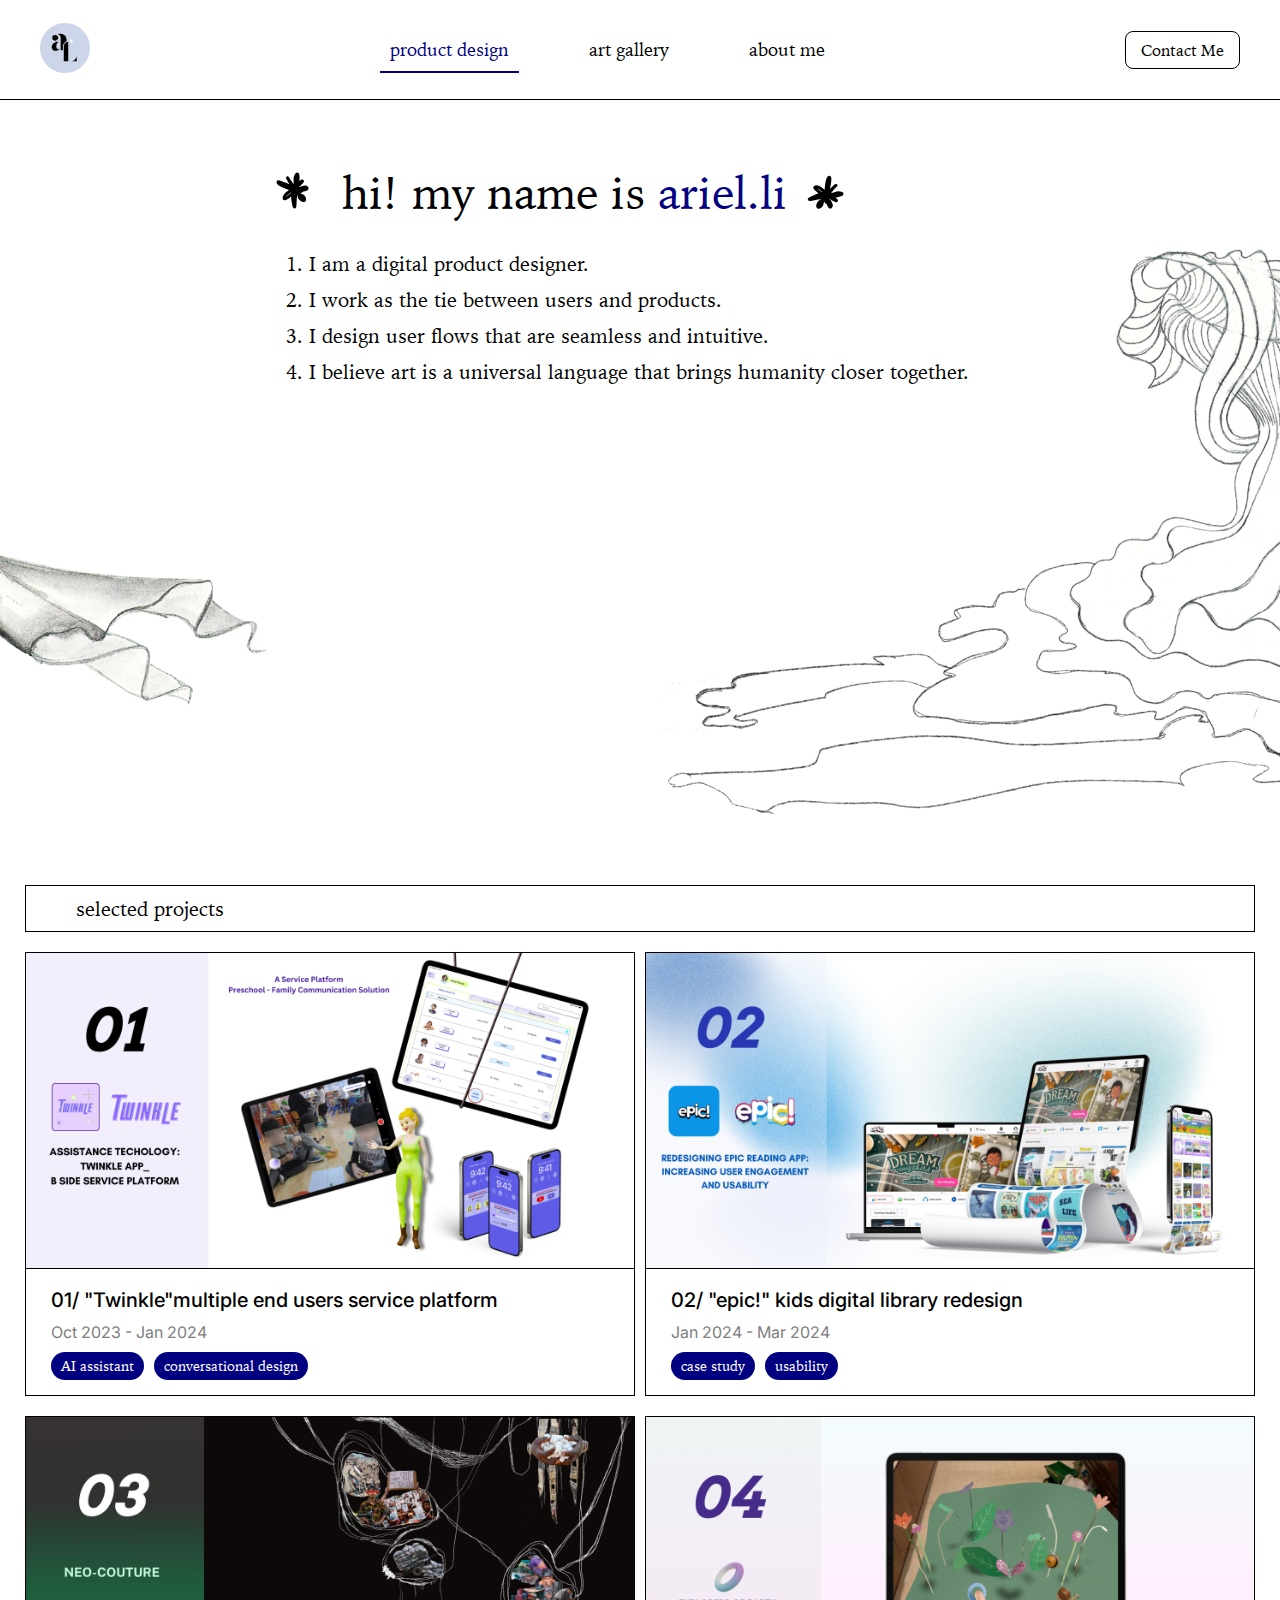
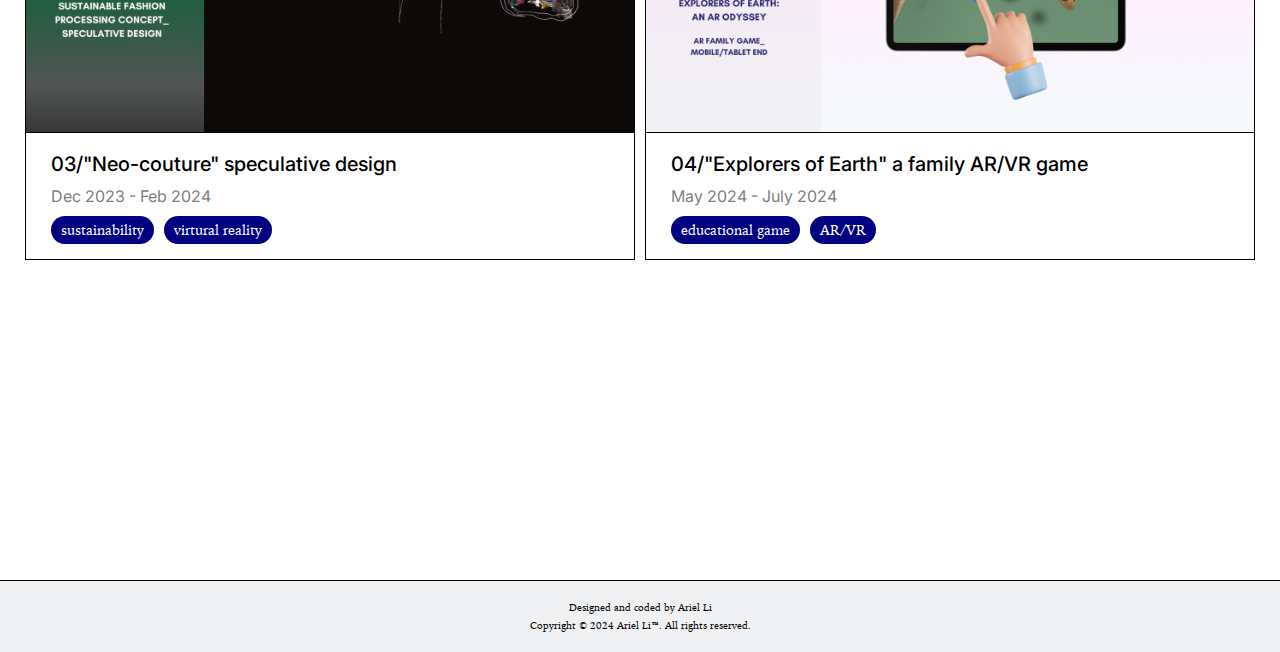
<file: index.html>
<!DOCTYPE html>
<html lang="en">
<head>
    <meta charset="UTF-8">
    <meta name="viewport" content="width=device-width, initial-scale=1.0">
    <title>ariel.li</title>
    <link rel="stylesheet" href="screen.css">
    <link href="https://fonts.googleapis.com/css2?family=Cardo&display=swap" rel="stylesheet">
    <link href="https://fonts.googleapis.com/css2?family=Inter:wght@400;500;700&display=swap" rel="stylesheet">
</head>
    
<body>
    
    <header>
        <nav class="navbar">
            <div class="logo">
                <img src="ariel%20logo.png" alt="Personal Logo">
            </div>
            <ul class="nav-links">
                <li><a href="index.html" class="nav-item selected">product design</a></li>
                <li><a href="gallery.html" class="nav-item">art gallery</a></li>
                <li><a href="aboutme.html" class="nav-item">about me</a></li>
            </ul>
            <div class="contact-button">
                <a href="contact.html">Contact Me</a>
            </div>
        </nav>
    </header>

    <section class="introduction">
        <div class="intro-content">
            <h1>
                <img class="flower" src="Vector%201.svg"/>
            hi! my name is <span id="name">ariel.li</span><img class="flower" src="Vector%202.svg"/>
            </h1>
            <ol class="intro-list">
                <li> I am a digital product designer.</li>
                <li>  I work as the tie between users and products.</li>
                <li> I design user flows that are seamless and intuitive.</li>
                <li>  I believe art is a universal language that brings humanity closer together.</li>
            </ol>
        </div>
    </section>
    
    <section class="projects-section">
       <div class="projects-header">
        <h2 >selected projects</h2>
       </div>
       <div class="projects-container">
        
        <!-- Project 1 -->
        <div class="project-card">
            <a href="https://www.behance.net/gallery/192270415/Assistive-Technology-_Twinkle-App-Design" target="_blank"><img class="project-image" src="P01.jpg" alt="Project 1" /></a>
            <div class="project-details">
                <h2 class="project-name">01/ "Twinkle"multiple end users service platform</h2>
                <p class="project-timeline">Oct 2023 - Jan 2024</p>
                <div class="project-tags">
                    <span class="tag">AI assistant</span>
                    <span class="tag">conversational design</span>
                </div>
            </div>
        </div>

        <!-- Project 2 -->
        <div class="project-card">
            <a href="https://www.behance.net/gallery/188086863/Epic-Story_-App-redesign" target="_blank">
                <img class="project-image" src="p02.jpg" alt="Project 2"  /></a>
            <div class="project-details">
                <h2 class="project-name">02/ "epic!" kids digital library redesign</h2>
                <p class="project-timeline">Jan 2024 - Mar 2024</p>
                <div class="project-tags">
                    <span class="tag">case study</span>
                    <span class="tag">usability</span>
                </div>
            </div>
        </div>
 </div>
        
    <div class="projects-container">
        <!-- Project 3 -->
        <div class="project-card">
            <a href="https://www.behance.net/gallery/192259817/NEO-COUTURE"><img class="project-image" src="p03.jpg" alt="Project 3" /></a>
            <div class="project-details">
                <h2 class="project-name">03/"Neo-couture" speculative design</h2>
                <p class="project-timeline">Dec 2023 - Feb 2024</p>
                <div class="project-tags">
                    <span class="tag">sustainability</span>
                    <span class="tag">virtural reality</span>
                </div>
            </div>
        </div>
        
        <!-- Project 4 -->
        <div class="project-card">
            <a href="https://www.behance.net/gallery/192272273/AR-Family-Mobile-Game-Design"><img class="project-image" src="p04.jpg" alt="Project 4" /></a>
            <div class="project-details">
                <h2 class="project-name">04/"Explorers of Earth" a family AR/VR game</h2>
                <p class="project-timeline">May 2024 - July 2024</p>
                <div class="project-tags">
                    <span class="tag">educational game</span>
                    <span class="tag">AR/VR </span>
                </div>
            </div>
        </div>
     
        
    </div>
</section>
    
</body>

<footer>
        <p>Designed and coded by Ariel Li</p>
        <p>Copyright © 2024 Ariel Li™. All rights reserved.</p>
    </footer>   
    
</html>
</file>
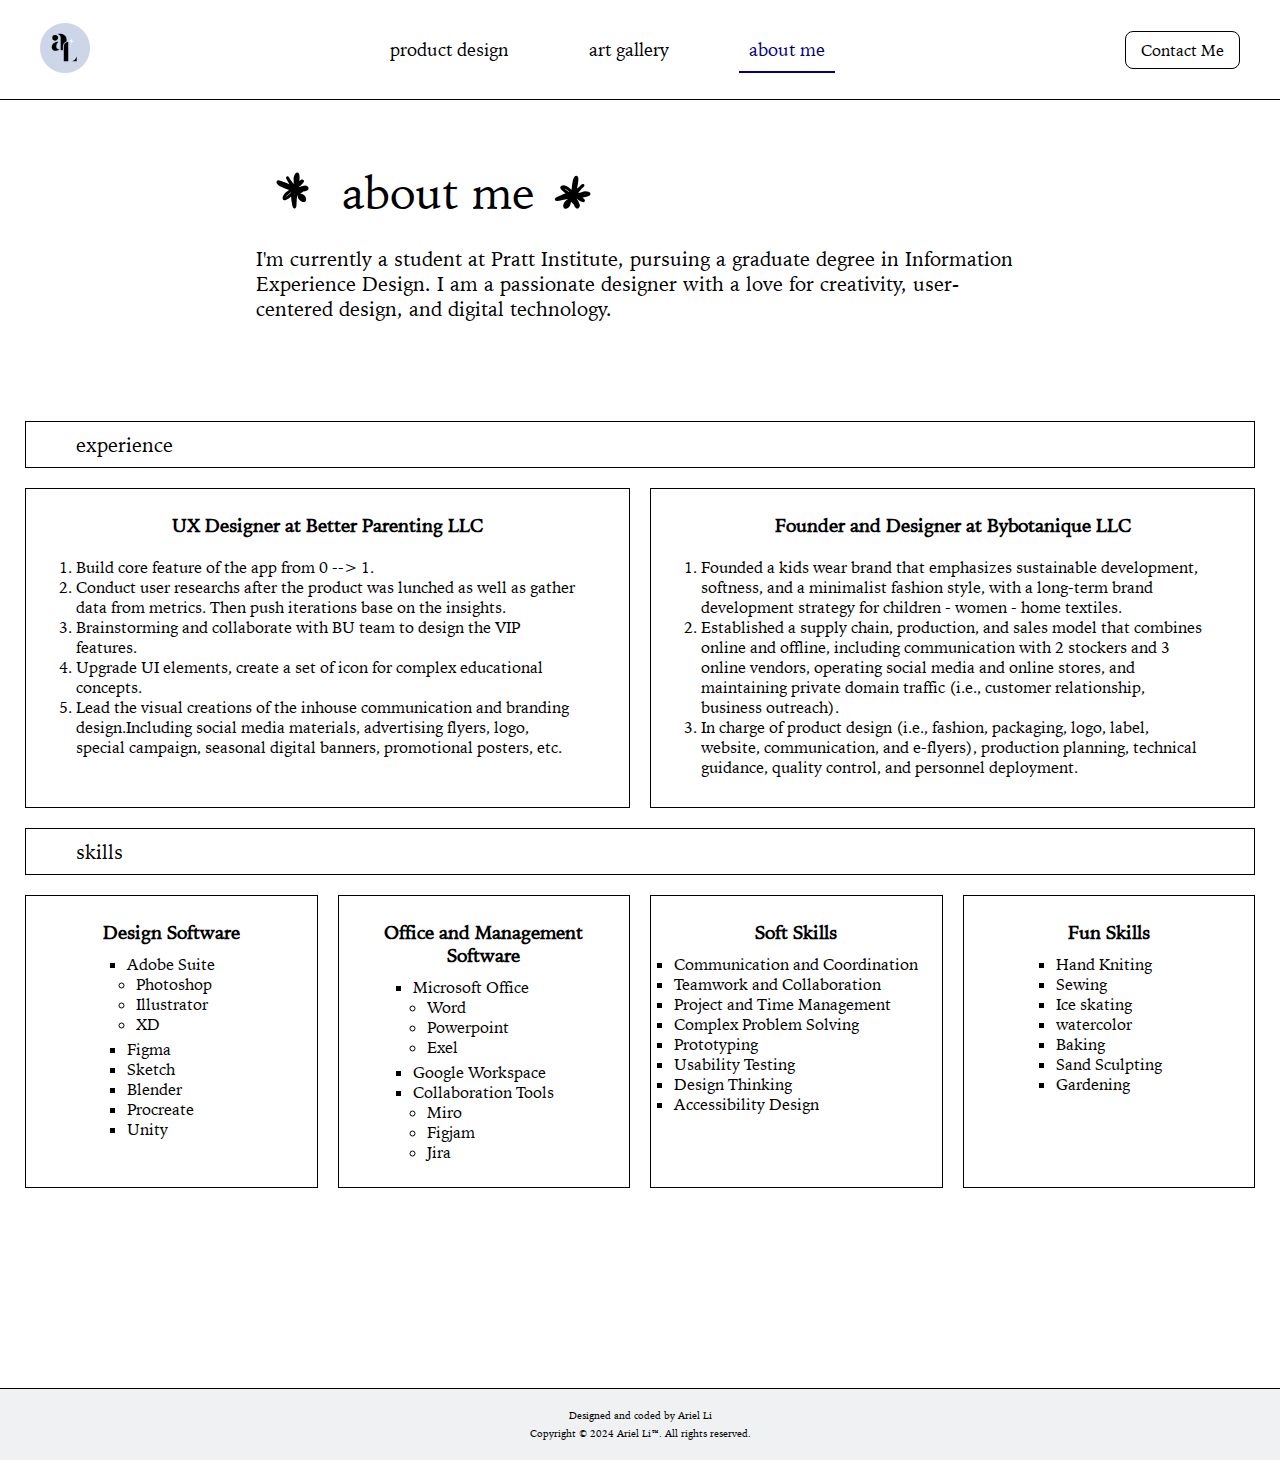
<file: aboutme.html>
<!DOCTYPE html>
<html lang="en">
<head>
    <meta charset="UTF-8">
    <meta name="viewport" content="width=device-width, initial-scale=1.0">
    <title>ariel.li</title>
    <link rel="stylesheet" href="screen.css">
    <link href="https://fonts.googleapis.com/css2?family=Cardo&display=swap" rel="stylesheet">
    <link href="https://fonts.googleapis.com/css2?family=Inter:wght@400;500;700&display=swap" rel="stylesheet">
</head>
    
<body>
    
    <header>
        <nav class="navbar">
            <div class="logo">
                <img src="ariel%20logo.png" alt="Personal Logo">
            </div>
            <ul class="nav-links">
                <li><a href="index.html" class="nav-item">product design</a></li>
                <li><a href="gallery.html" class="nav-item">art gallery</a></li>
                <li><a href="aboutme.html" class="nav-item selected">about me</a></li>
            </ul>
            <div class="contact-button">
                <a href="contact.html">Contact Me</a>
            </div>
        </nav>
    </header>
    
    <section class="about-section">
        <div class="intro-content">
            <h1>
                <img class="flower" src="Vector%201.svg"/>
           about me<img class="flower" src="Vector%202.svg"/>
            </h1>
            <h2 >I'm currently a student at Pratt Institute, pursuing a graduate degree in Information Experience Design. I am a passionate designer with a love for creativity, user-centered design, and digital technology.</h2>
            
        </div>
    </section>

    
     
    
    <section class="s-e-section">
       <div class="projects-header">
        <h2 >experience</h2>
       </div> 
        <div class="projects-container">
             <div class="skill-box">
                <h3>UX Designer at Better Parenting LLC</h3>
                <ol id="experience-list">
                    <li>Build core feature of the app from 0 --> 1.</li>
                    <li>Conduct user researchs after the product was lunched as well as gather data from metrics. Then push iterations base on the insights.</li>
                    <li>Brainstorming and collaborate with BU team to design the VIP features.</li>
                    <li>Upgrade UI elements, create a set of icon for complex educational concepts. </li>
                    <li>Lead the visual creations of the inhouse communication and branding design.Including social media materials, advertising flyers, logo, special campaign, seasonal digital banners, promotional posters, etc.</li>
                  
                </ol>
                   
            </div>
                
            <div class="skill-box">
                <h3>Founder and Designer at Bybotanique LLC</h3>
                 <ol id="experience-list">
                    <li>Founded a kids wear brand that emphasizes sustainable development, softness, and a minimalist fashion style, with a long-term brand development strategy for children - women - home textiles. </li>
                    <li>Established a supply chain, production, and sales model that combines online and offline, including communication with 2 stockers and 3 online vendors, operating social media and online stores, and maintaining private domain traffic (i.e., customer relationship, business outreach). </li>
                    <li>In charge of product design (i.e., fashion, packaging, logo, label, website, communication, and e-flyers), production planning, technical guidance, quality control, and personnel deployment.</li>
                </ol>
            </div>
        </div>
        
          <div class="projects-header">
          <h2 >skills</h2>
          </div>
            <div class="projects-container">
                <div class="skill-box">
                    <h3>Design Software</h3>
                    <ul>
                        <li>Adobe Suite
                            <ul>
                                <li>Photoshop</li>
                                <li>Illustrator</li>
                                <li>XD</li>
                            </ul>
                        </li>
                        <li>Figma</li>
                        <li>Sketch</li>
                        <li>Blender</li>
                        <li>Procreate</li>
                        <li>Unity</li>
                    </ul>
                </div>
                <div class="skill-box">
                    <h3>Office and Management Software</h3>
                    <ul>
                        <li>Microsoft Office
                            <ul>
                                <li>Word</li>
                                <li>Powerpoint</li>
                                <li>Exel</li>
                            </ul>
                        </li>
                        <li>Google Workspace
                        </li>
                        <li>Collaboration Tools
                            <ul>
                                <li>Miro</li>
                                <li>Figjam</li>
                                <li>Jira</li>
                            </ul>
                        </li>
                    </ul>
                </div>
                <div class="skill-box">
                    <h3>Soft Skills</h3>
                    <ul>
                        <li>Communication and Coordination</li>
                        <li>Teamwork and Collaboration</li>
                        <li>Project and Time Management</li>
                        <li>Complex Problem Solving</li>
                        <li>Prototyping</li>
                        <li>Usability Testing</li>
                        <li>Design Thinking</li>
                        <li>Accessibility Design</li>
                    </ul>
                </div>
                
                <div class="skill-box">
                    <h3>Fun Skills</h3>
                    <ul>
                        <li>Hand Kniting</li>
                        <li>Sewing</li>
                        <li>Ice skating</li>
                        <li>watercolor</li>
                        <li>Baking</li>
                        <li>Sand Sculpting</li>
                        <li>Gardening</li>
                        
                    </ul>
                </div>
                <!--I could probably add more content about my education/hobby/personality/ but I am running out of time, I would also love to adding some media/illustration, but i am running out of time to design and creat more content.   -->
            </div>
    </section>
    </body>
    
    <footer>
        <p>Designed and coded by Ariel Li</p>
        <p>Copyright © 2024 Ariel Li™. All rights reserved.</p>
    </footer>   
  
</html>
</file>
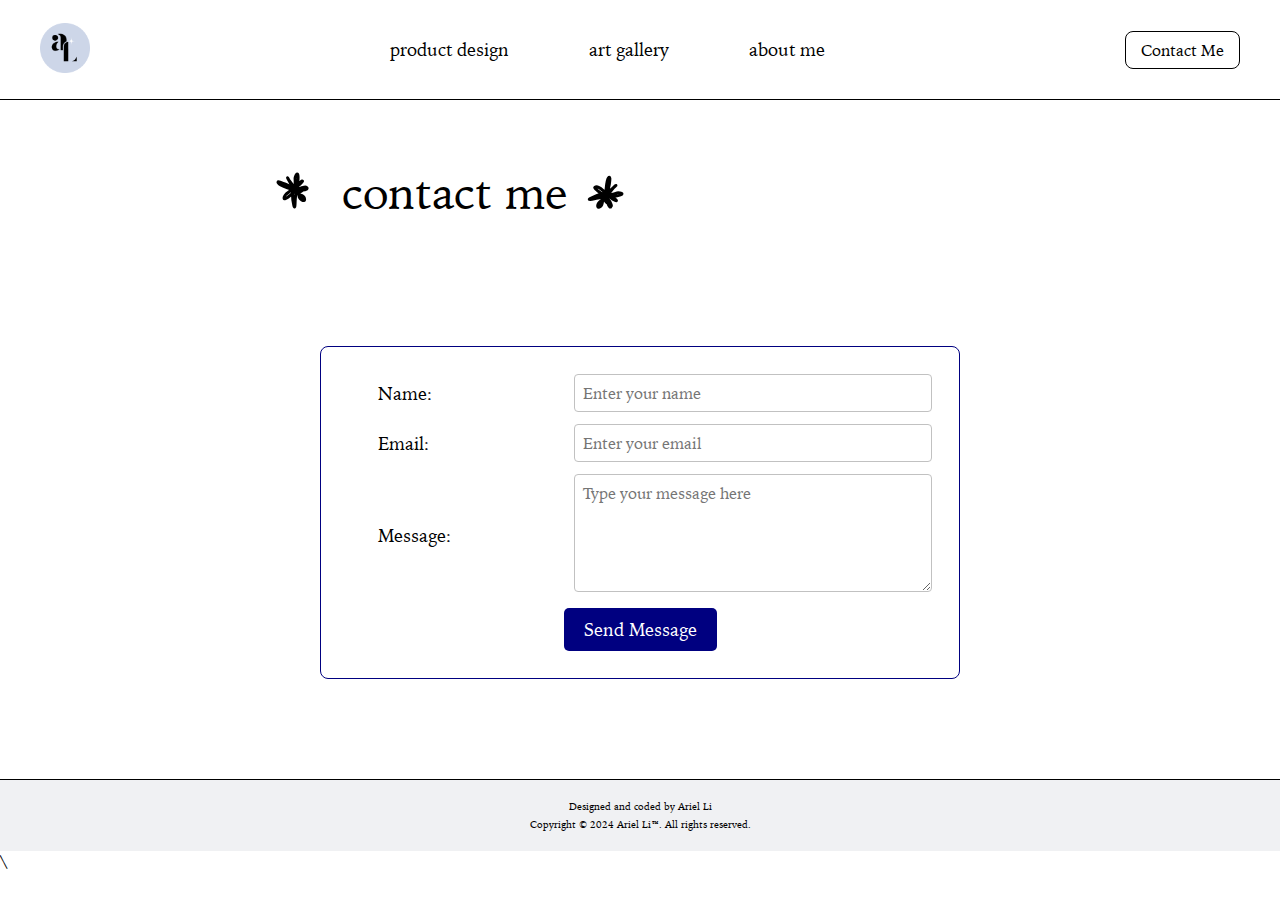
<file: contact.html>
<!DOCTYPE html>
<html lang="en">
<head>
    <meta charset="UTF-8">
    <meta name="viewport" content="width=device-width, initial-scale=1.0">
    <title>ariel.li</title>
    <link rel="stylesheet" href="screen.css">
    <link href="https://fonts.googleapis.com/css2?family=Cardo&display=swap" rel="stylesheet">
    <link href="https://fonts.googleapis.com/css2?family=Inter:wght@400;500;700&display=swap" rel="stylesheet">
</head>
    
<body>
    
    <header>
        <nav class="navbar">
            <div class="logo">
                <img src="ariel%20logo.png" alt="Personal Logo">
            </div>
            <ul class="nav-links">
                <li><a href="index.html" class="nav-item ">product design</a></li>
                <li><a href="gallery.html" class="nav-item">art gallery</a></li>
                <li><a href="aboutme.html" class="nav-item">about me</a></li>
            </ul>
            <div class="contact-button">
                <a href="contact.html">Contact Me</a>
            </div>
        </nav>
    </header>
    
        <section class="about-section">
        <div class="intro-content">
            <h1>
                <img class="flower" src="Vector%201.svg"/>
           contact me<img class="flower" src="Vector%202.svg"/>
            </h1>
        </div>
    
    </section>
    
    <section class="contact-section">
        <table class="contact-table">
            <tr>
                <td><label>Name:</label></td>
                <td><input  placeholder="Enter your name"></td>
            </tr>
            <tr>
                <td><label>Email:</label></td>
                <td><input  placeholder="Enter your email" required></td>
            </tr>
            <tr>
                <td><label>Message:</label></td>
                <td><textarea rows="5" placeholder="Type your message here" required></textarea></td>
            </tr>
            <tr>
                <td colspan="2" class="submit-row">
                    <button>Send Message</button>
                </td>
            </tr>
        </table>
    </section>
    </body>
    <footer>
        <p>Designed and coded by Ariel Li</p>
        <p>Copyright © 2024 Ariel Li™. All rights reserved.</p>
    </footer>   
    
    
  \
</html>
</file>
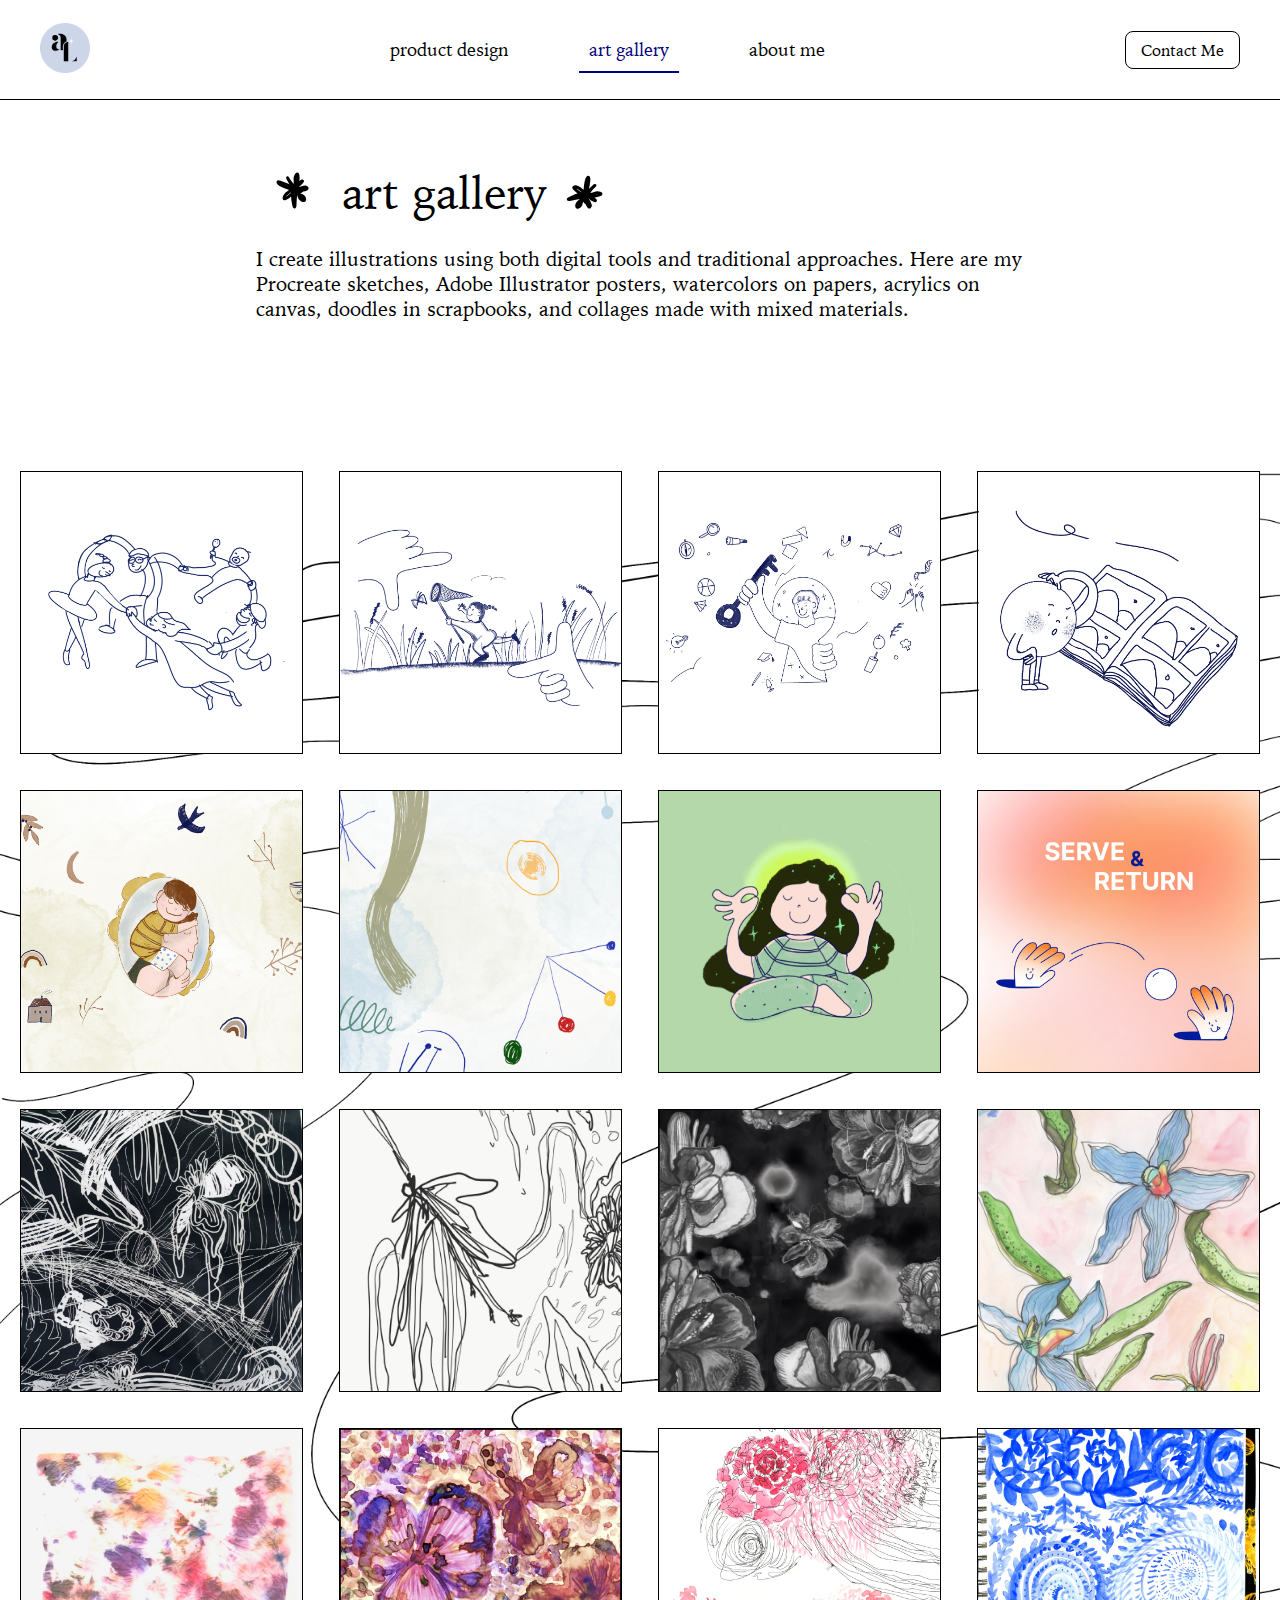
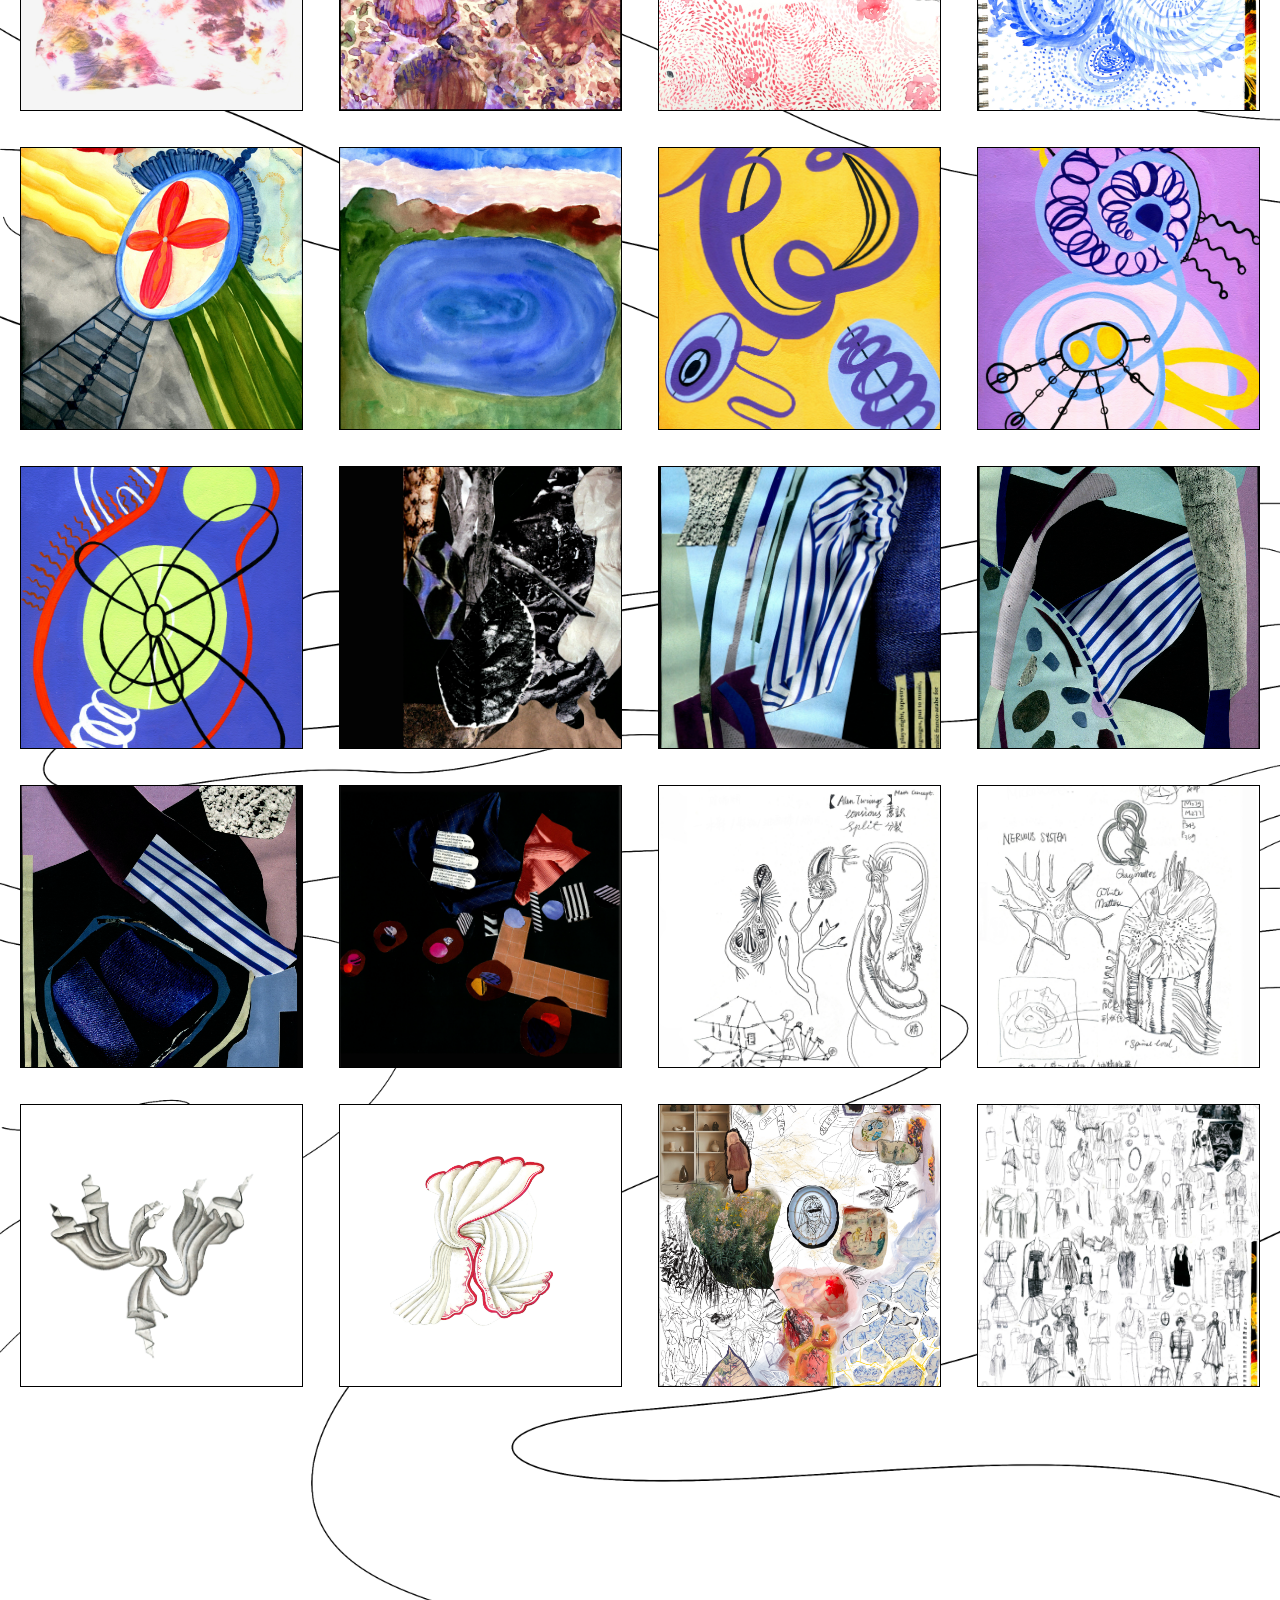
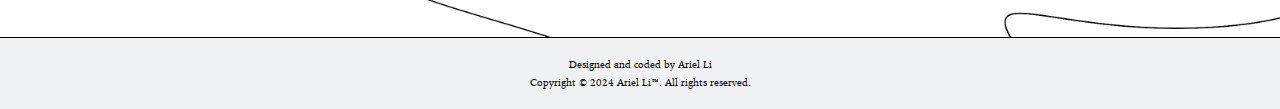
<file: gallery.html>
<!DOCTYPE html>
<html lang="en">
<head>
    <meta charset="UTF-8">
    <meta name="viewport" content="width=device-width, initial-scale=1.0">
    <title>ariel.li</title>
    <link rel="stylesheet" href="screen.css">
    <link href="https://fonts.googleapis.com/css2?family=Cardo&display=swap" rel="stylesheet">
    <link href="https://fonts.googleapis.com/css2?family=Inter:wght@400;500;700&display=swap" rel="stylesheet">
</head>
    
<body>
    
    <header>
        <nav class="navbar">
            <div class="logo">
                <img src="ariel%20logo.png" alt="Personal Logo">
            </div>
            <ul class="nav-links">
                <li><a href="index.html" class="nav-item">product design</a></li>
                <li><a href="gallery.html" class="nav-item selected">art gallery</a></li>
                <li><a href="aboutme.html" class="nav-item">about me</a></li>
            </ul>
            <div class="contact-button">
                <a href="contact.html">Contact Me</a>
            </div>
        </nav>
    </header>
    
    <section class="about-section">
        <div class="intro-content">
            <h1>
                <img class="flower" src="Vector%201.svg"/>
           art gallery<img class="flower" src="Vector%202.svg"/>
            </h1>
            <h2 >I create illustrations using both digital tools and traditional approaches. Here are my Procreate sketches, Adobe Illustrator posters, watercolors on papers, acrylics on canvas, doodles in scrapbooks, and collages made with mixed materials. </h2>
        </div>
    
    </section>
    
    <section class="gallery-section">
    <div class="gallery-container">
            <div class="gallery-item"><img src="art1.jpg" alt="Artwork 1"></div>
            <div class="gallery-item"><img src="art2.jpg" alt="Artwork 2"></div>
            <div class="gallery-item"><img src="art3.jpg" alt="Artwork 3"></div>
            <div class="gallery-item"><img src="art4.jpg" alt="Artwork 4"></div>
            <div class="gallery-item"><img src="art5.jpg" alt="Artwork 5"></div>
            <div class="gallery-item"><img src="art6.jpg" alt="Artwork 6"></div>
            <div class="gallery-item"><img src="art7.jpg" alt="Artwork 7"></div>
            <div class="gallery-item"><img src="art8.jpg" alt="Artwork 8"></div>
            <div class="gallery-item"><img src="art9.jpg" alt="Artwork 9"></div>
            <div class="gallery-item"><img src="art10.jpg" alt="Artwork 10"></div>
            <div class="gallery-item"><img src="art11.jpg" alt="Artwork 11"></div>
            <div class="gallery-item"><img src="art12.jpg" alt="Artwork 12"></div>
            <div class="gallery-item"><img src="art13.jpg" alt="Artwork 13"></div>
            <div class="gallery-item"><img src="art14.jpg" alt="Artwork 14"></div>
            <div class="gallery-item"><img src="art15.jpg" alt="Artwork 15"></div>
            <div class="gallery-item"><img src="art16.jpg" alt="Artwork 16"></div>
            <div class="gallery-item"><img src="art17.jpg" alt="Artwork 17"></div>
            <div class="gallery-item"><img src="art18.jpg" alt="Artwork 18"></div>
            <div class="gallery-item"><img src="art19.jpg" alt="Artwork 19"></div>
            <div class="gallery-item"><img src="art20.jpg" alt="Artwork 20"></div>
            <div class="gallery-item"><img src="art21.jpg" alt="Artwork 21"></div>
            <div class="gallery-item"><img src="art22.jpg" alt="Artwork 22"></div>
            <div class="gallery-item"><img src="art23.jpg" alt="Artwork 23"></div>
            <div class="gallery-item"><img src="art24.jpg" alt="Artwork 24"></div>
            <div class="gallery-item"><img src="art25.jpg" alt="Artwork 25"></div>
            <div class="gallery-item"><img src="art26.jpg" alt="Artwork 26"></div>
            <div class="gallery-item"><img src="art27.jpg" alt="Artwork 27"></div>
            <div class="gallery-item"><img src="art28.jpg" alt="Artwork 28"></div>
            <div class="gallery-item"><img src="art29.jpg" alt="Artwork 29"></div>
            <div class="gallery-item"><img src="art30.jpg" alt="Artwork 30"></div>
            <div class="gallery-item"><img src="art31.jpg" alt="Artwork 31"></div>
            <div class="gallery-item"><img src="art32.jpg" alt="Artwork 32"></div>
        </div>
    </section>
    </body>
    
    <footer>
        <p>Designed and coded by Ariel Li</p>
        <p>Copyright © 2024 Ariel Li™. All rights reserved.</p>
    </footer>   
    
</html>
</file>
<file: screen.css>
@font-face {
    font-family: 'Bitstream Iowan Old Style BT';
    font-style: normal;
    font-weight: normal;
    src: url('bitstream-iowan-old-style-bt-586c36a8d7712.woff') format('woff');
    }

 @font-face {
    font-family: 'Bitstream Iowan Old Style Bold BT';
    font-style: normal;
    font-weight: bold;
    src: url('bitstream-iowan-old-style-bold-bt-586c371d8d669.woff') format('woff');
    }

* {
    margin: 0;
    padding: 0;
    box-sizing: border-box;
    font-family: "Bitstream Iowan Old Style BT","Cardo",sans-serif;
}

.navbar {
    position: fixed;
    top: 0;
    width:100%;
    display: flex;
    justify-content: space-between;
    align-items: center;
    background-color: white; 
    padding: 30px 20px;
    height: 100px;
    border-bottom: 1px solid black;
}

.logo img {
    height: 50px;
    margin:20px 20px;
}

.nav-links {
    display: flex;
    list-style: none;
}

.nav-links li {
    margin:  30px;
}

.nav-item {
    text-decoration: none;
    font-size: 18px;
    font-weight: normal;
    color: black;
    padding: 10px 10px;
    transition: border 0.3s;
}

.nav-item:hover, .nav-item.selected {
    color:navy;
    border-bottom: 2px solid navy;
}

.contact-button a {
    text-decoration: none;
    font-size: 16px;
    font-weight: normal;
    color: black;
    padding: 8px 15px;
    border: 1px solid black;
    border-radius: 8px;
    margin:20px 20px;
        
}

.contact-button a:hover {
    background-color: black;
    color: white;
}

.introduction {
    margin-top: 100px;
    display: flex;
    justify-content: flex-start;
    align-items: flex-start;
    height: 85vh; 
    background-image: url('intro_background.png'); 
    background-size: cover; 
    background-position: center;
    background-repeat: no-repeat;
    background-color: white;
    
}

.intro-content {
    width: 60%; 
    margin-left: 20%; 
    margin-top: 5%;
    color: black;
}

h1 {
    font-size: 46px;
    font-weight: normal;
    margin-bottom: 25px;
}
.flower{
    margin: 0 20px;
    display: inline-block;
}

#name{
    color:navy;
}
.intro-list {
    list-style-position: inside; 
    margin-left: 30px;
    font-size: 20px;
    line-height: 1.8;
}

.projects-section {
    padding: 0px 20px;
    background-color: white;
    margin-bottom: 300px;
}

.projects-header {
    width: flex;
    margin: 20px 5px ;
    border: 1px solid black; 
    padding: 10px 50px;
    text-align: left;
}

h2 {
    font-size: 20px;
    font-weight: normal;
}

.projects-container {
    display: flex;
    flex-wrap: wrap;
    gap: 10px;
    justify-content: center;
}


.project-card {
    width: calc(50% - 10px); /* This calculations allows me to create two cards per row, with a small gap. I google this and learn it from W3school/Css References/Css Functions */
    border: 1px solid black; 
    overflow: hidden;
    display: flex;
    flex-direction: column;
    margin-bottom: 20px;
}


.project-image {
    width: 100%;
    height: auto;
    border-bottom: 1px solid black;
    object-fit: cover; 
}


.project-details {
    background-color: white;
    padding: 15px;
    text-align: left;
    margin-left: 10px;
}


.project-name {
    font-family: "inter";
    font-size: 20px;
    font-weight: 500;
    margin-bottom: 10px;
}


.project-timeline {
    font-family: "inter";
    font-size: 16px;
    color: gray;
    margin-bottom: 10px;
}


.project-tags {
    display: flex;
    gap: 10px;
}


.tag {
    background-color: navy;
    color: white;
    padding: 5px 10px;
    border-radius: 30px;
    font-size: 14px;
}



footer {
    background-color: #f0f1f3;
    text-align: center;
    padding: 15px;
    font-size: 10px;
    color: black;
    border-top: 1px solid black;
    bottom: 0;
    width: 100%;
}

footer p {
    margin: 5px 0;
}

.gallery-section {
    padding: 50px 20px;
    background-image: url('gallerybg.png'); 
    background-size: contain; 
    background-repeat: repeat-y; 
    background-position: top center; 
    background-color: white;
    min-height: 80vh;
}

.gallery-container {
    display: grid;
    grid-template-columns: repeat(4, 1fr); /* I research how to better set-up grid-template-columns on gooogle, I realize with fr units we can creat flexible grids by specifying the size of a track as a fraction of the space, and repeats allows me to effectively define the mumbe rof the grid-template-columns */
    gap: 4vh;
    margin-bottom: 200px;
}

.gallery-item {
    width: 100%; 
    max-width: 350px; 
    aspect-ratio: 1 / 1; 
    overflow: hidden;
    border: 1px solid black;
}


.gallery-item img {
    width: 100%;
    height: 100%;
    object-fit: cover;
}

.page-title{
     margin-top: 157px;
     width: 60%; 
     margin-left: 20%; 
     color: black;
}


.about-section {
    margin-top:100px;
    margin-bottom: 100px;
    display: flex;
    justify-content: flex-start;
    align-items: flex-start;
    background-color: white;
    
}


.s-e-section{
    padding: 0px 20px;
    background-color: white;
    margin-bottom: 200px;
    
}
.skill-box {
    flex: 1;
    background-color: white;
    border: 1px solid black;
    padding: 20px;
    overflow: hidden;
    display: flex;
    flex-direction: column;
    margin: 0 5px;
}

h3{
    padding: 5px;
    text-align: center;
    list-style-type: decimal;
    margin-bottom: 5px;
}

.skill-box ul{
    align-self: center;
    list-style-type: square;
}

.skill-box ul ul {
    margin-left: 10%;
    margin-bottom: 5px;
    list-style-type: circle;
}
    
#experience-list{
    display: flex;
    flex-direction: column;
    align-items: flex-start;
    margin: 10px 30px;
}


.contact-section {
    background-color: white;
    display: flex;
    flex-direction: column;
    align-items: center;
    margin-bottom: 100px;
}


.contact-table {
    width: 50%;
    background-color: white;
    border: 1px solid black;
    padding: 20px;
    border-radius: 8px;
    margin: auto;
}

.contact-table td {
    padding: 5px;
    vertical-align: middle;
}

.contact-table label {
    font-weight: normal;
    font-size: 18px;
    margin-left: 30px;
}

.contact-table input, 
.contact-table textarea {
    width: 100%;
    padding: 8px;
    font-size: 16px;
    border: 1px solid #c1c1c1;
    border-radius: 4px;
}


.contact-table {
    border-color: navy;
    outline: none;
}

.submit-row {
    text-align: center;
    padding-top: 20px;
}

.submit-row button {
    padding: 10px 20px;
    font-size: 18px;
    background-color: navy;
    color: white;
    border: none;
    border-radius: 5px;
}

.submit-row button:hover {
    background-color: black;
}
</file>
